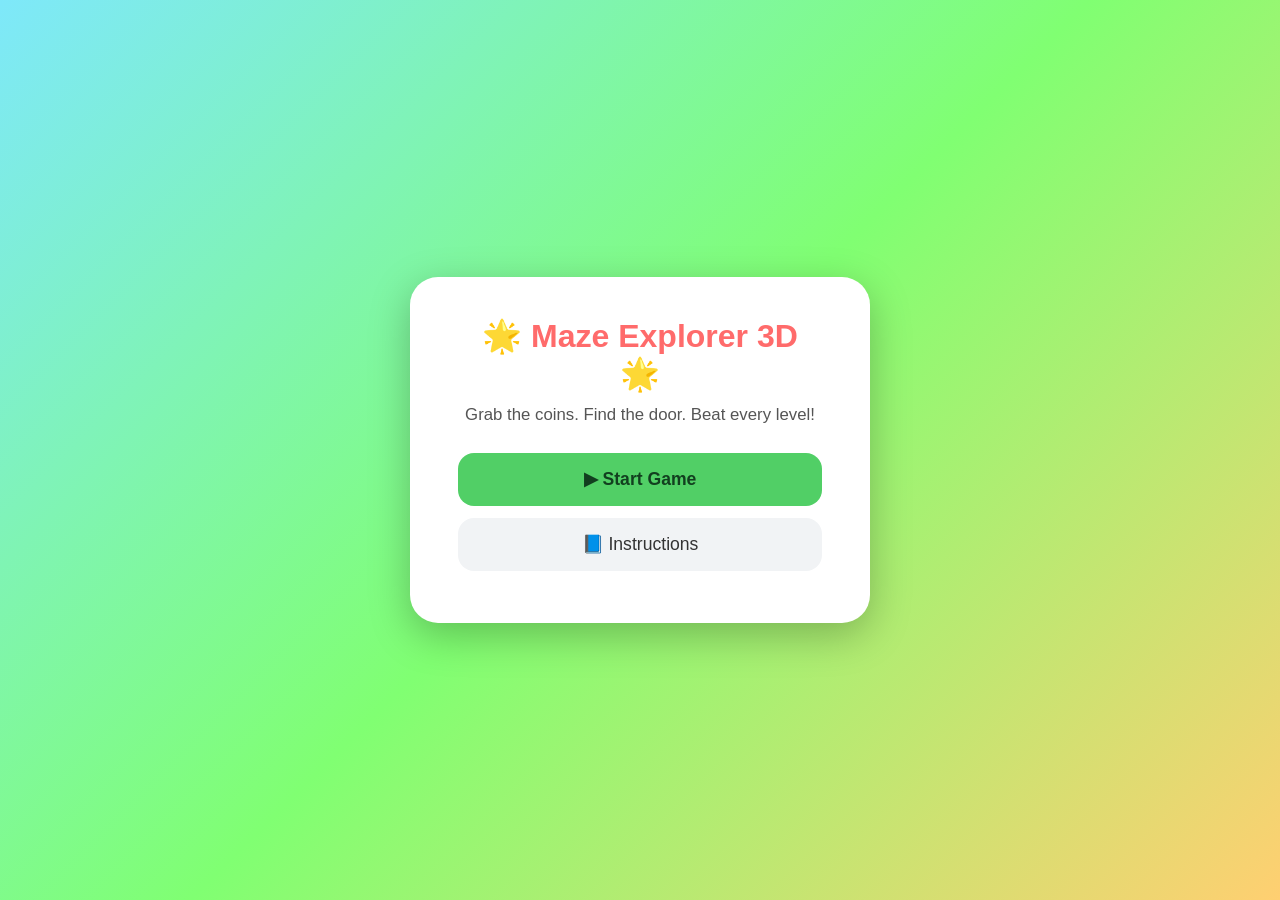
<file: Pacman game/index.html>
<!--
  index.html
  ----------
  This is the "skeleton" of the game. Think of it like the empty rooms of a house:
  the HTML says WHAT exists (menus, buttons, the game screen), the CSS (style.css)
  paints and decorates it, and the JavaScript (script.js) makes it move and react.

  We keep three "menu screens" and one "game screen". Only ONE is visible at a time,
  just like flipping between screens in a phone app.
-->
<!DOCTYPE html>
<html lang="en">
<head>
  <meta charset="UTF-8" />
  <meta name="viewport" content="width=device-width, initial-scale=1.0" />
  <title>Maze Explorer 3D</title>

  <!-- Our own styles (colors, buttons, layout) -->
  <link rel="stylesheet" href="style.css" />

  <!--
    No libraries needed! The whole 3D view is drawn with pure JavaScript
    in script.js, using a technique called "raycasting" (explained there).
    The game works completely offline.
  -->
</head>

<body>

  <!-- ================= SCREEN 1: MAIN MENU ================= -->
  <!-- "screen" = one full page. "active" = the one currently shown. -->
  <section id="main-menu" class="screen active">
    <div class="panel">
      <h1 class="title">🌟 Maze Explorer 3D 🌟</h1>
      <p class="subtitle">Grab the coins. Find the door. Beat every level!</p>

      <button class="btn btn-primary" data-action="start">▶ Start Game</button>
      <button class="btn" data-action="show-instructions">📘 Instructions</button>
    </div>
  </section>

  <!-- ================= SCREEN 2: INSTRUCTIONS ================= -->
  <section id="instructions-menu" class="screen">
    <div class="panel">
      <h2 class="title">📘 How to Play</h2>

      <!-- Placeholder text: you can rewrite this later. -->
      <ul class="info-list">
        <li>🖱️ Move the <b>mouse</b> to look around (click the game first).</li>
        <li>🕹️ Walk with the <b>Arrow keys</b> or <b>W A S D</b>.</li>
        <li>⬆️ Press <b>Space</b> to jump over the orange hurdles.</li>
        <li>🪙 Grab every <b>coin</b> to unlock the exit door.</li>
        <li>🚪 Walk into the <b>green door</b> to reach the next level.</li>
        <li>👻 Run from the <b>ghosts</b> — if one touches you, game over!</li>
      </ul>

      <button class="btn" data-action="show-rules">📜 Rules</button>
      <button class="btn" data-action="back-to-main">⬅ Back</button>
    </div>
  </section>

  <!-- ================= SCREEN 3: RULES ================= -->
  <section id="rules-menu" class="screen">
    <div class="panel">
      <h2 class="title">📜 Rules</h2>

      <!-- Placeholder rules: change these words whenever you like. -->
      <ul class="info-list">
        <li>Collect <b>all</b> coins before the door opens.</li>
        <li>If a <b>ghost</b> touches you, the game is over.</li>
        <li>Each level is bigger, with more (and faster) ghosts.</li>
        <li>Use the little map in the corner if you get lost.</li>
        <li>Finish all 5 levels to win the game. Have fun! 🎉</li>
      </ul>

      <button class="btn" data-action="back-to-main">⬅ Back to Menu</button>
    </div>
  </section>

  <!-- ================= SCREEN 4: THE GAME ================= -->
  <section id="game-screen" class="screen">
    <!-- Our raycasting engine draws the 3D world onto this canvas. -->
    <canvas id="game-canvas"></canvas>

    <!-- A tiny dot in the middle of the screen, so you know where you aim. -->
    <div id="crosshair"></div>

    <!-- Shown until the player clicks to capture the mouse for looking around. -->
    <div id="lock-hint" class="hidden">🖱️ Click the screen to look around</div>

    <!-- HUD = "Heads Up Display": little info shown on top of the game. -->
    <div id="hud">
      <div class="hud-item">🏆 Level: <span id="hud-level">1</span></div>
      <div class="hud-item">🪙 Coins: <span id="hud-coins">0</span> / <span id="hud-total">0</span></div>
      <button id="hud-quit" class="btn btn-small">✖ Quit</button>
    </div>

    <!-- A big message that pops up ("Level Complete!", "You Win!", etc.) -->
    <div id="game-message" class="hidden">
      <div class="message-box">
        <p id="message-text">Level Complete!</p>
      </div>
    </div>
  </section>

  <!-- The brain of the game. Loaded last so the page above already exists. -->
  <script src="script.js"></script>
</body>
</html>
</file>
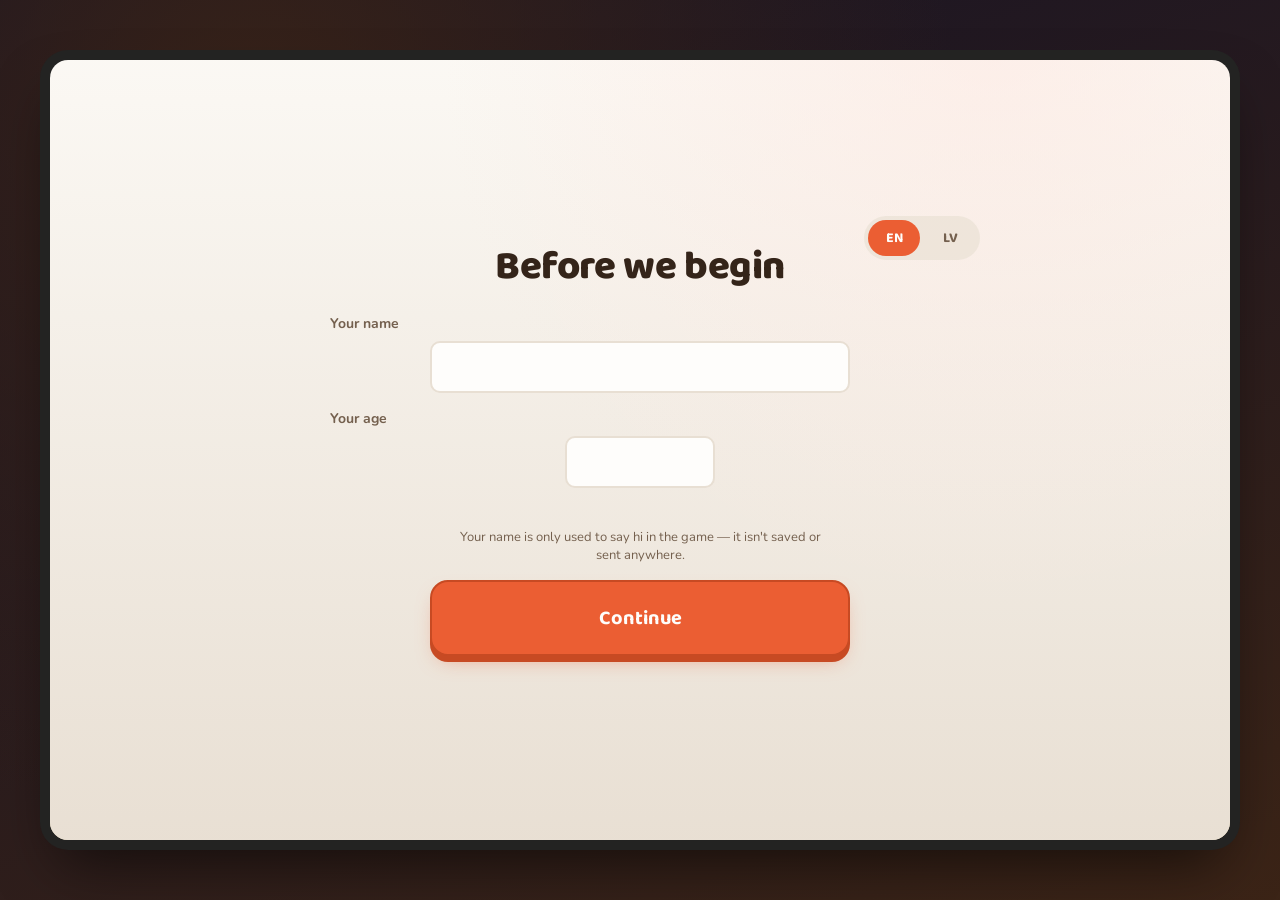
<file: Puzzle game/index.html>
<!DOCTYPE HTML>

<HTML lang="en">
	<HEAD>
		<TITLE>Puzzle 3D Game</TITLE>
		<LINK rel="preconnect" href="https://fonts.googleapis.com">
		<LINK rel="preconnect" href="https://fonts.gstatic.com" crossorigin>
		<LINK href="https://fonts.googleapis.com/css2?family=Baloo+2:wght@500;700;800&family=Nunito:wght@400;600;700&display=swap" rel="stylesheet">
		<LINK rel="stylesheet" href="style.css">
		<meta charset="utf-8">
	</HEAD>

	<BODY>
		<div id="stage">
		<div id="container">
			<div id="world">

			</div>

			<div id="menu0" class="menu" style="display:flex">
				<div class="menuPanel">
					<div class="langToggle">
						<div id="langEn" class="langButton active">EN</div>
						<div id="langLv" class="langButton">LV</div>
					</div>
					<h1 class="menuTitle" data-i18n="setupTitle">Before we begin</h1>
					<label for="playerName" class="fieldLabel" data-i18n="nameLabel">Your name</label>
					<input type="text" id="playerName" class="textInput" maxlength="20" autocomplete="off">
					<label for="playerAge" class="fieldLabel" data-i18n="ageLabel">Your age</label>
					<input type="number" id="playerAge" class="textInput textInputShort" min="3" max="12" autocomplete="off">
					<p id="setupError" class="errorText"></p>
					<p id="setupNotice" class="noticeText" data-i18n="setupNotice">Your name is only used to say hi in the game — it isn't saved or sent anywhere.</p>
					<div id="buttonContinue" class="button buttonPrimary">
						<p data-i18n="continueBtn">Continue</p>
					</div>
				</div>
			</div>

			<div id="menu1" class="menu">
				<div class="menuPanel">
					<h1 class="menuTitle" data-i18n="mainTitle">Picture Quest</h1>
					<div id="button1" class="button buttonPrimary">
						<p data-i18n="startGame">Start game</p>
					</div>
					<div id="button2" class="button">
						<p data-i18n="instructionsBtn">Instructions</p>
					</div>
				</div>
			</div>

			<div id="menu2" class="menu">
				<div class="menuPanel">
					<h1 class="menuTitle" data-i18n="controlsTitle">Controls</h1>
					<p class="menuBody" data-i18n="controlsBody">
						w - Go Forward<br>
						s - Go Back<br>
						a - Go Left<br>
						d - Go Right<br>
						Space - Jump<br>
						You can use an English keyboard only!!!
					</p>
					<div id="button4" class="navButton">
						<p data-i18n="rulesBtn">Rules</p>
					</div>
					<div id="button3" class="navButton navButtonGhost">
						<p data-i18n="backToMenu">Back</p>
					</div>
				</div>
			</div>

			<div id="menu3" class="menu">
				<div class="menuPanel">
					<h1 class="menuTitle" data-i18n="rulesTitle">How to win</h1>
					<p class="menuBody" data-i18n="rulesBody">
						Find the rotating picture in each room and walk up to it to open its puzzle.
						Solve the puzzle to move to the next room. Solve all the puzzles to win the game!
					</p>
					<div id="button5" class="navButton navButtonGhost">
						<p data-i18n="backToMenu">Back</p>
					</div>
				</div>
			</div>

			<div id="puzzleOverlay" class="menu puzzleMenu">
				<div class="menuPanel puzzlePanel">
					<h1 class="menuTitle" id="puzzleTitle" data-i18n="puzzleTitle">Piece it back together</h1>
					<div class="puzzleArea">
						<div id="puzzleGrid" class="puzzleGrid"></div>
					</div>
				</div>
			</div>

			<div id="menuWin" class="menu">
				<div class="menuPanel">
					<h1 class="menuTitle" data-i18n="winTitle">You solved every puzzle!</h1>
					<p class="menuBody" data-i18n="winBody">Great job, explorer. Every picture is back in one piece.</p>
					<div id="buttonWinMenu" class="button buttonPrimary">
						<p data-i18n="backToMenu">Back</p>
					</div>
				</div>
			</div>
		</div>
		</div>
	</BODY>
</HTML>
<script src="script.js"></script>
</file>
<file: Pacman game/style.css>
/*
  style.css
  ---------
  This file is the "paint and decoration" of the game.
  The HTML says what exists; this file decides how it LOOKS:
  colors, fonts, button shapes, and which screen fills the window.

  Design goal: fun, colorful, and simple for kids.
*/

/* ---------- 1. GLOBAL RESET ----------
   Browsers add tiny default spaces. We remove them so everything
   lines up the way we expect. "*" means "every element". */
* {
  margin: 0;
  padding: 0;
  box-sizing: border-box; /* padding counts INSIDE the width, easier to reason about */
}

/* Make the page fill the whole browser window with no scrollbars. */
html, body {
  width: 100%;
  height: 100%;
  overflow: hidden;                 /* the 3D world fills the screen, no scrolling */
  font-family: "Comic Sans MS", "Trebuchet MS", Verdana, sans-serif; /* friendly, kid-like font */
  user-select: none;                /* stop text getting highlighted while playing */
}

/* ---------- 2. SCREENS ----------
   Every menu and the game are a "screen". We stack them all in the same
   spot and only show the one with the "active" class. This is exactly like
   flipping between pages in a phone app. */
.screen {
  position: absolute;               /* all screens sit on top of each other */
  inset: 0;                         /* stretch to fill: top/right/bottom/left = 0 */
  display: none;                    /* hidden by default */
  align-items: center;              /* center the panel vertically */
  justify-content: center;          /* center the panel horizontally */
}

.screen.active {
  display: flex;                    /* only the active screen is shown */
}

/* ---------- 3. MENU BACKGROUND ----------
   A soft, colorful gradient so the menus feel playful. */
#main-menu,
#instructions-menu,
#rules-menu {
  background: linear-gradient(135deg, #7ee8fa 0%, #80ff72 50%, #ffcf71 100%);
}

/* ---------- 4. THE PANEL (the white card holding menu content) ---------- */
.panel {
  background: #ffffff;
  padding: 40px 48px;
  border-radius: 28px;              /* big rounded corners = friendly */
  box-shadow: 0 12px 40px rgba(0, 0, 0, 0.25);
  text-align: center;
  max-width: 90%;
  width: 460px;
}

/* ---------- 5. TEXT ---------- */
.title {
  color: #ff6b6b;                   /* cheerful red-pink */
  margin-bottom: 12px;
  font-size: 2rem;
}

.subtitle {
  color: #555;
  margin-bottom: 28px;
  font-size: 1.05rem;
}

/* A simple, readable list used for instructions and rules. */
.info-list {
  text-align: left;
  list-style: none;                 /* we add our own emoji bullets in the HTML */
  margin: 0 auto 28px;
  line-height: 1.9;
  color: #333;
  font-size: 1.05rem;
}

/* ---------- 6. BUTTONS ----------
   Big, rounded, and colorful so they are easy to tap and fun to press. */
.btn {
  display: block;
  width: 100%;
  margin: 12px 0;
  padding: 16px 20px;
  font-size: 1.1rem;
  font-family: inherit;             /* use the same friendly font */
  color: #333;
  background: #f1f3f5;
  border: none;
  border-radius: 16px;
  cursor: pointer;
  transition: transform 0.1s ease, background 0.2s ease; /* small press animation */
}

/* Grow a little when the mouse hovers, so it feels alive. */
.btn:hover {
  background: #e2e6ea;
  transform: translateY(-2px);
}

/* Shrink slightly when pressed, like a real button. */
.btn:active {
  transform: translateY(1px);
}

/* The main call-to-action ("Start Game") stands out in green.
   Dark green text on the light green button keeps it easy to read. */
.btn-primary {
  background: #51cf66;
  color: #123f1f;
  font-weight: bold;
}
.btn-primary:hover {
  background: #40c057;
}

/* A tiny button used inside the game HUD. */
.btn-small {
  width: auto;
  margin: 0;
  padding: 8px 14px;
  font-size: 0.9rem;
  background: #ff8787;
  color: #5c0f0f;                   /* dark red text: readable on the light red */
  font-weight: bold;
}
.btn-small:hover {
  background: #ff6b6b;
}

/* ---------- 7. GAME SCREEN ---------- */
#game-screen {
  background: #000;                 /* black behind the 3D world while it loads */
}

/* The canvas is where our raycaster draws the 3D maze. It is rendered at
   a small retro size (640 px wide) and stretched to fill the window —
   "pixelated" keeps it crisp and chunky instead of blurry. */
#game-canvas {
  width: 100%;
  height: 100%;
  display: block;
  image-rendering: pixelated;
  cursor: crosshair;                /* hints "click me" before the mouse is captured */
}

/* A tiny aiming dot fixed at the center of the screen, like in any
   first-person game. "pointer-events: none" lets clicks pass through it. */
#crosshair {
  position: absolute;
  top: 50%;
  left: 50%;
  width: 6px;
  height: 6px;
  margin: -3px 0 0 -3px;            /* center it exactly on its own middle */
  border-radius: 50%;
  background: rgba(255, 255, 255, 0.85);
  box-shadow: 0 0 4px rgba(0, 0, 0, 0.6);
  pointer-events: none;
}

/* The "click to look around" reminder, shown until the mouse is captured. */
#lock-hint {
  position: absolute;
  bottom: 40px;
  left: 50%;
  transform: translateX(-50%);
  padding: 12px 22px;
  border-radius: 14px;
  background: rgba(0, 0, 0, 0.55);
  color: #fff;
  font-size: 1.1rem;
  pointer-events: none;             /* the click should reach the canvas below */
}

/* ---------- 8. HUD (score + level shown on top of the game) ---------- */
#hud {
  position: absolute;
  top: 0;
  left: 0;
  right: 0;
  display: flex;
  gap: 16px;
  align-items: center;
  padding: 14px 20px;
  color: #fff;
  font-size: 1.2rem;
  text-shadow: 0 2px 4px rgba(0, 0, 0, 0.6); /* readable over any background */
  pointer-events: none;             /* clicks pass through to the game... */
}

/* ...except the Quit button, which we DO want to be clickable. */
#hud-quit {
  pointer-events: auto;
  margin-left: auto;                /* push it to the right edge */
}

.hud-item {
  background: rgba(0, 0, 0, 0.35);
  padding: 6px 14px;
  border-radius: 12px;
}

/* ---------- 9. POP-UP MESSAGE ("Level Complete!", "You Win!") ---------- */
#game-message {
  position: absolute;
  inset: 0;
  display: flex;
  align-items: center;
  justify-content: center;
  background: rgba(0, 0, 0, 0.55);  /* dim the game behind the message */
}

/* A helper class: add "hidden" to any element to hide it. */
.hidden {
  display: none !important;
}

.message-box {
  background: #fff;
  padding: 36px 52px;
  border-radius: 24px;
  box-shadow: 0 12px 40px rgba(0, 0, 0, 0.4);
  text-align: center;
}

#message-text {
  font-size: 1.8rem;
  color: #ff6b6b;
}

/* ---------- 10. SMALL SCREENS (phones/tablets) ----------
   Make the fonts a bit smaller so panels still fit. */
@media (max-width: 500px) {
  .title { font-size: 1.6rem; }
  .panel { padding: 28px 24px; }
  #hud { font-size: 1rem; }
}
</file>
<file: Puzzle game/style.css>
:root{
	--ink: 25 35% 15%;
	--ink-soft: 28 20% 38%;
	--paper: 38 48% 97%;
	--paper-edge: 34 32% 87%;
	--accent: 14 82% 56%;
	--accent-dark: 14 70% 46%;
	--accent-ink: 14 55% 20%;
	--accent-soft: 14 90% 94%;
	--stage-1: 252 32% 11%;
	--stage-2: 22 45% 16%;
	--focus: 199 90% 52%;
	--radius-lg: 28px;
	--radius-md: 18px;
	--radius-sm: 10px;
	--ease: cubic-bezier(0.4, 0, 0.2, 1);
}

*{
	box-sizing:border-box;
}

html, body{
	margin:0;
	height:100%;
	background:
		radial-gradient(circle at 20% 15%, hsl(var(--stage-2) / 0.9), transparent 55%),
		linear-gradient(160deg, hsl(var(--stage-1)), hsl(var(--stage-2)));
	font-family:"Nunito", sans-serif;
}

#stage{
	min-height:100%;
	display:flex;
	align-items:center;
	justify-content:center;
	padding:40px 20px;
}

#container{
	position:relative;
	width:1200px;
	height:800px;
	border-radius:var(--radius-lg);
	border:10px solid hsl(38 30% 90% / 0.08);
	box-shadow:
		0 30px 60px -20px rgb(0 0 0 / 0.6),
		0 0 0 1px hsl(0 0% 100% / 0.05) inset;
	perspective:600px;
	overflow:hidden;
	background:#111;
}

#world{
	position:absolute;
	width:inherit;
	height:inherit;
	transform-style:preserve-3d;
}

.square{
	position:absolute;
	background-size:cover;
	background-position:center;
}

/* ---------- menus ---------- */

.menu{
	position:absolute;
	inset:0;
	display:none;
	align-items:center;
	justify-content:center;
	background:
		radial-gradient(circle at 80% 0%, hsl(var(--accent-soft) / 0.6), transparent 45%),
		linear-gradient(180deg, hsl(var(--paper)), hsl(var(--paper-edge)));
	overflow:auto;
}

.menuPanel{
	position:relative;
	display:flex;
	flex-direction:column;
	align-items:center;
	gap:16px;
	width:min(720px, 86%);
	padding:48px 44px;
	text-align:center;
}

.menuTitle{
	margin:0 0 8px;
	font-family:"Baloo 2", sans-serif;
	font-weight:800;
	font-size:40px;
	line-height:1.15;
	color:hsl(var(--ink));
	letter-spacing:-0.01em;
}

.menuBody{
	margin:0 0 12px;
	max-width:52ch;
	font-size:17px;
	line-height:1.65;
	color:hsl(var(--ink-soft));
}

.menuBody strong{
	color:hsl(var(--ink));
}

/* ---------- buttons ---------- */

.button, .navButton{
	position:relative;
	width:min(420px, 100%);
	padding:20px 28px;
	border-radius:var(--radius-md);
	background:hsl(var(--paper));
	border:2px solid hsl(var(--paper-edge));
	box-shadow:0 6px 0 hsl(var(--paper-edge)), 0 10px 18px -8px rgb(0 0 0 / 0.35);
	cursor:pointer;
	transition:transform 160ms var(--ease), box-shadow 160ms var(--ease), background-color 160ms var(--ease);
}

.button p, .navButton p{
	margin:0;
	font-family:"Baloo 2", sans-serif;
	font-weight:700;
	font-size:20px;
	color:hsl(var(--ink));
}

.button:hover, .navButton:hover{
	transform:translateY(-3px);
	background:hsl(38 60% 99%);
	box-shadow:0 9px 0 hsl(var(--paper-edge)), 0 16px 24px -10px rgb(0 0 0 / 0.4);
}

.button:active, .navButton:active{
	transform:translateY(2px);
	box-shadow:0 2px 0 hsl(var(--paper-edge)), 0 4px 10px -6px rgb(0 0 0 / 0.4);
}

.button:focus-visible, .navButton:focus-visible,
.langButton:focus-visible, .textInput:focus-visible{
	outline:3px solid hsl(var(--focus));
	outline-offset:2px;
}

.buttonPrimary{
	background:hsl(var(--accent));
	border-color:hsl(var(--accent-dark));
	box-shadow:0 6px 0 hsl(var(--accent-dark)), 0 10px 20px -8px hsl(var(--accent) / 0.55);
}

.buttonPrimary p{
	color:hsl(38 60% 99%);
}

.buttonPrimary:hover{
	background:hsl(14 85% 60%);
	box-shadow:0 9px 0 hsl(var(--accent-dark)), 0 18px 26px -10px hsl(var(--accent) / 0.6);
}

.buttonPrimary:active{
	box-shadow:0 2px 0 hsl(var(--accent-dark)), 0 4px 10px -6px hsl(var(--accent) / 0.5);
}

.navButtonGhost{
	background:transparent;
	box-shadow:none;
	border-color:transparent;
}

.navButtonGhost p{
	color:hsl(var(--ink-soft));
	text-decoration:underline;
	text-decoration-color:hsl(var(--paper-edge));
	text-underline-offset:4px;
}

.navButtonGhost:hover{
	transform:translateY(-1px);
	background:transparent;
	box-shadow:none;
}

.navButtonGhost:hover p{
	color:hsl(var(--ink));
}

/* ---------- language toggle ---------- */

.langToggle{
	position:absolute;
	top:20px;
	right:20px;
	display:flex;
	gap:4px;
	padding:4px;
	background:hsl(var(--paper-edge) / 0.6);
	border-radius:999px;
}

.langButton{
	width:52px;
	height:36px;
	line-height:36px;
	text-align:center;
	border-radius:999px;
	cursor:pointer;
	font-family:"Baloo 2", sans-serif;
	font-weight:700;
	font-size:14px;
	color:hsl(var(--ink-soft));
	transition:background-color 160ms var(--ease), color 160ms var(--ease);
}

.langButton:hover{
	background:hsl(var(--paper) / 0.7);
}

.langButton.active{
	background:hsl(var(--accent));
	color:hsl(38 60% 99%);
}

/* ---------- form fields ---------- */

.fieldLabel{
	align-self:flex-start;
	margin-left:6px;
	font-family:"Nunito", sans-serif;
	font-weight:700;
	font-size:14px;
	color:hsl(var(--ink-soft));
}

.textInput{
	width:100%;
	max-width:420px;
	height:52px;
	padding:0 18px;
	margin-top:-8px;
	border-radius:var(--radius-sm);
	border:2px solid hsl(var(--paper-edge));
	background:hsl(38 60% 99%);
	font-size:16px;
	font-family:"Nunito", sans-serif;
	color:hsl(var(--ink));
}

.textInputShort{
	max-width:150px;
}

.textInput:focus{
	outline:none;
	border-color:hsl(var(--focus));
	box-shadow:0 0 0 3px hsl(var(--focus) / 0.25);
}

.errorText{
	margin:-6px 0 0;
	color:hsl(4 75% 45%);
	font-family:"Nunito", sans-serif;
	font-weight:700;
	font-size:14px;
	min-height:18px;
}

.noticeText{
	margin:-4px 0 0;
	max-width:48ch;
	color:hsl(var(--ink-soft));
	font-family:"Nunito", sans-serif;
	font-size:13px;
}

/* ---------- puzzle overlay ---------- */

.puzzleMenu{
	background:
		radial-gradient(circle at 15% 100%, hsl(var(--accent-soft) / 0.5), transparent 50%),
		linear-gradient(180deg, hsl(var(--paper)), hsl(var(--paper-edge)));
}

.puzzlePanel{
	width:min(900px, 92%);
}

.puzzleArea{
	display:flex;
	align-items:flex-start;
	justify-content:center;
	gap:28px;
	flex-wrap:wrap;
}

.puzzleGrid{
	display:grid;
	gap:4px;
	width:380px;
	height:380px;
	padding:8px;
	background:hsl(var(--ink) / 0.9);
	border-radius:var(--radius-md);
	box-shadow:0 10px 24px -10px rgb(0 0 0 / 0.5);
}

.puzzleTile{
	border-radius:6px;
	cursor:pointer;
	transition:transform 120ms var(--ease), filter 120ms var(--ease);
}

.puzzleTile:hover{
	filter:brightness(1.08);
	transform:scale(1.02);
}

.puzzleBlank{
	background:hsl(var(--ink) / 0.9);
	cursor:default;
}

/* ---------- rotating room artwork ---------- */

.levelArtWrap{
	pointer-events:none;
}

.levelArtPhoto{
	position:absolute;
	background-size:cover;
	background-position:center;
}

.levelArtFrame{
	position:absolute;
	top:0;
	left:0;
	width:100%;
	height:100%;
	background-size:100% 100%;
	background-repeat:no-repeat;
	mix-blend-mode:multiply;
}

@media (prefers-reduced-motion: reduce){
	.button, .navButton, .puzzleTile{
		transition:none;
	}
}
</file>
